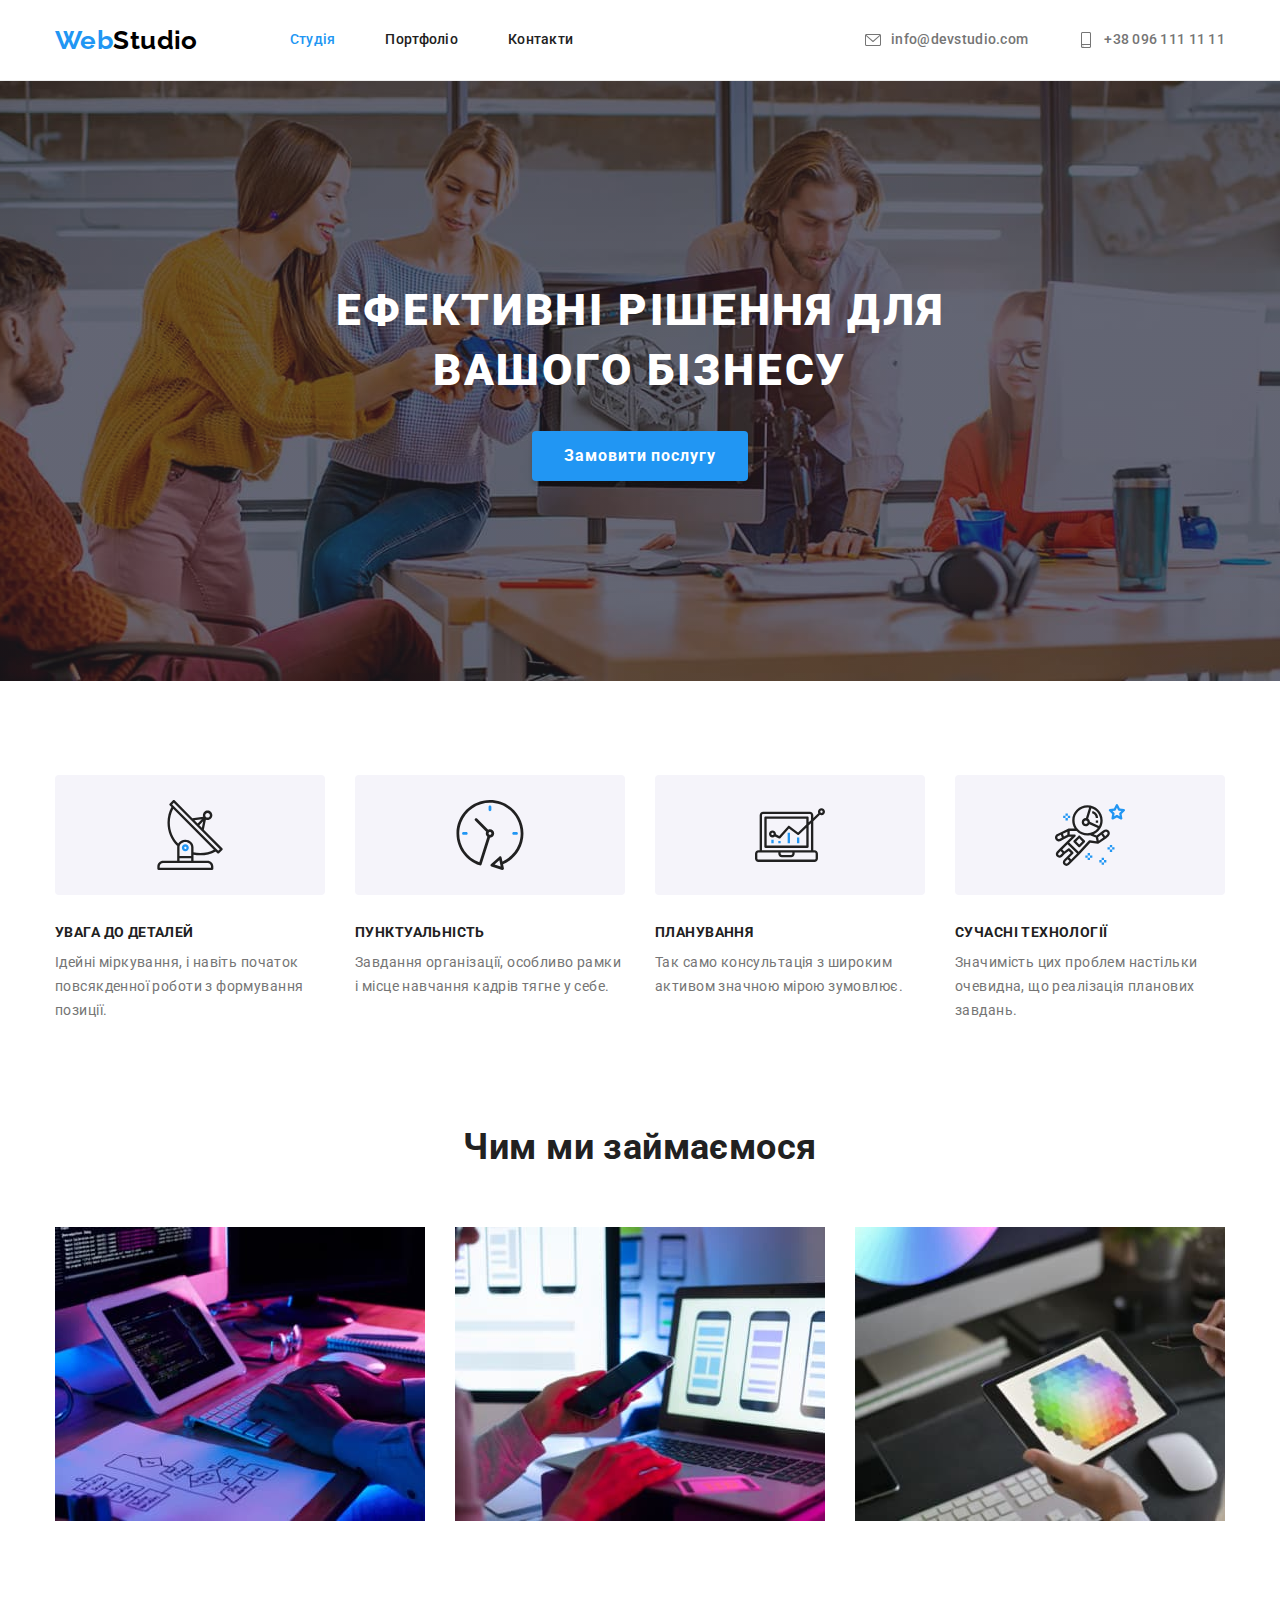
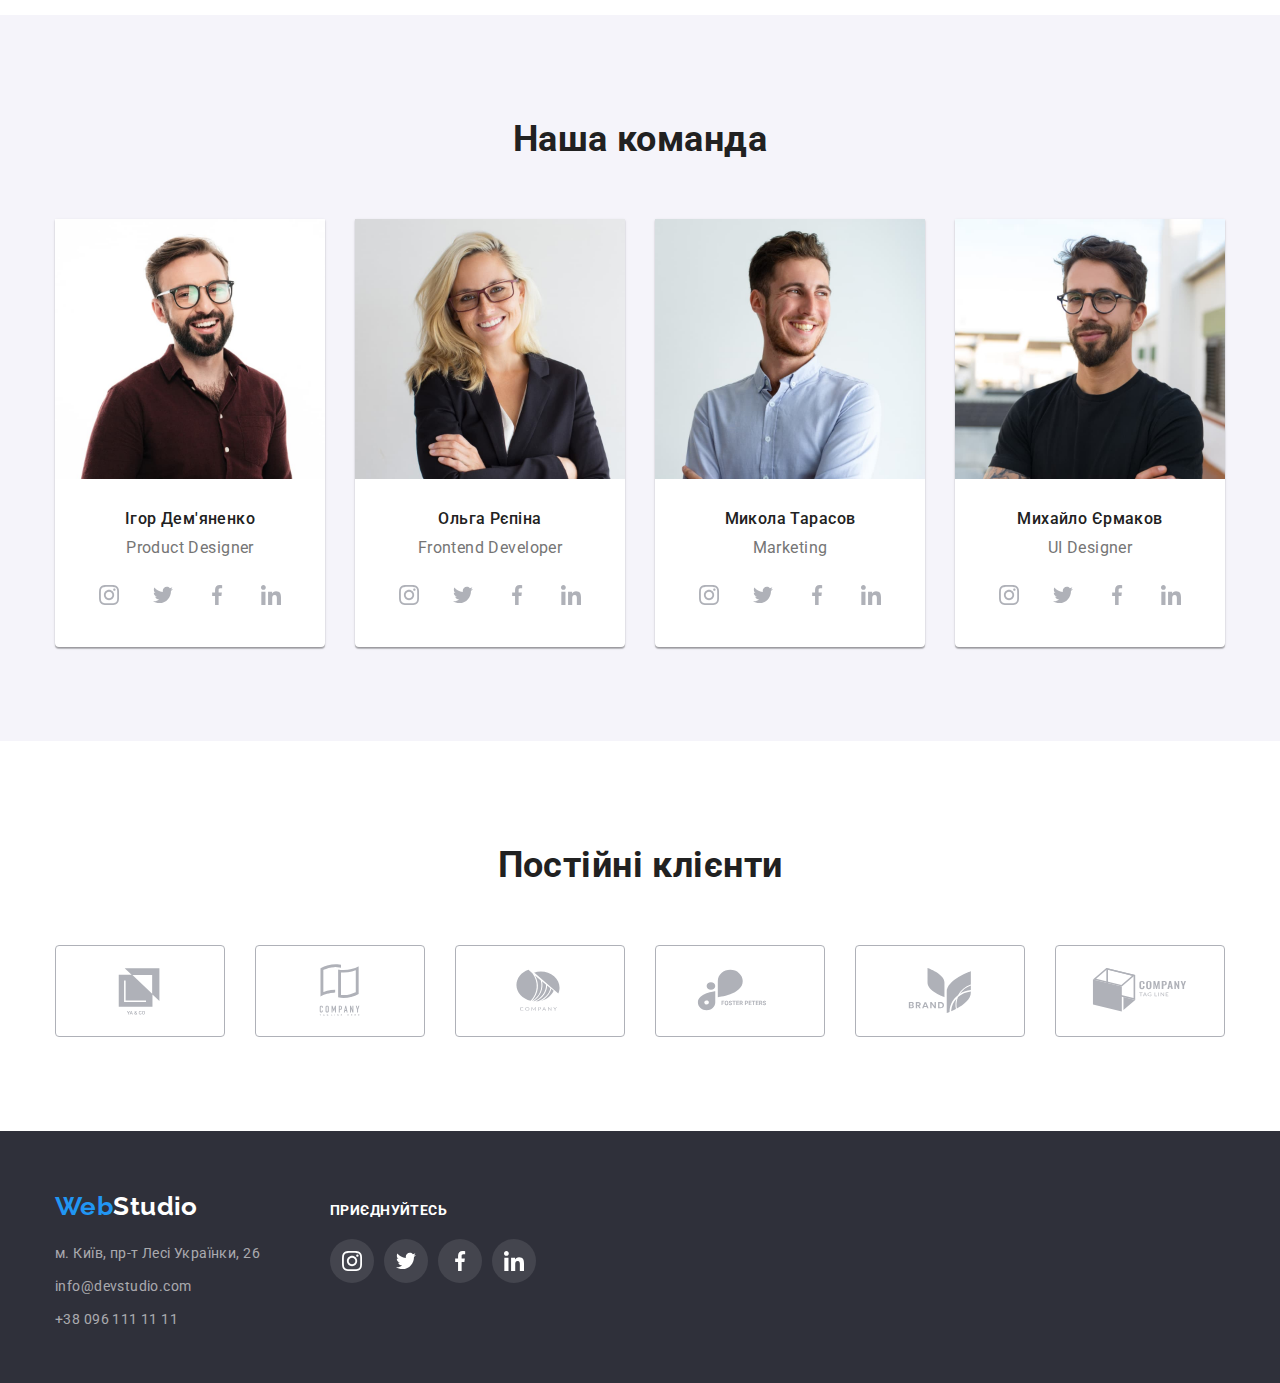
<file: index.html>
<!DOCTYPE html>
<html lang="uk">
    <head>
        <meta charset="UTF-8" />
        <meta http-equiv="X-UA-Compatible" content="IE=edge" />
        <meta name="viewport" content="width=device-width, initial-scale=1.0" />
        <title>Студія</title>
        <link 
            href="https://fonts.googleapis.com/css2?family=Raleway:wght@700&family=Roboto:wght@400;500;700;900&display=swap"
            rel="stylesheet" 
        />
        <link 
            rel="stylesheet" href="https://cdnjs.cloudflare.com/ajax/libs/modern-normalize/1.0.0/modern-normalize.min.css" 
        />
        <link rel="stylesheet" href="./css/styles.css" />
    </head>
    <body>
        <!-- Шапка сторінки -->
        <header class="header">
        <div class="container nav-header">
            <nav class="link-nav">
                <a class="logo" href="./index.html"><span class="accent">Web</span>Studio</a>
                <ul class="nav">
                    <li class="items"><a href="./index.html" class="link current">Студія</a> </li>
                    <li class="items"><a href="./portfolio.html" class="link">Портфоліо</a> </li>
                    <li class="items"><a href="" class="link">Контакти</a> </li>
                </ul>
            </nav>
            <ul class="nav-contact">                
                <li class="items">                    
                    <a href="mailto:info@devstudio.com">
                        <svg class="svg-envelope">
                            <use href="./images/icons.svg#envelope">
                            </use>
                        </svg>
                        info@devstudio.com
                    </a>
                </li>               
                <li class="items">
                    <a href="tel:+380961111111">
                        <svg class="svg-smartphone">
                            <use href="./images/icons.svg#smartphone">
                            </use>
                        </svg>
                        +38 096 111 11 11
                    </a>
                </li>
            </ul>
        </div>
        </header>
        <!-- Головний розділ-->
        <main>
            <!-- Основний -->            
            <section class="main">
                <!-- <div class="container"> -->
                    <h1 class="main-title">Ефективні рішення для<br>вашого бізнесу</h1>
                    <button class="main-button" type="button">Замовити послугу</button>
                <!-- </div>                 -->
            </section>            
            <!-- Особливості -->
            <section class="peculiarity">
                <div class="container">
                    <h2 class="peculiarity title visually-hidden">Особливості</h2>
                    <ul class="peculiarity-list">
                        <li class="items"> 
                            <div class="svg">
                                <svg width="70" height="70" class="antenna">
                                    <use href="./images/icons.svg#antenna">
                                    </use>
                                </svg>
                            </div>
                            <h3 class="peculiarity-title">УВАГА ДО ДЕТАЛЕЙ</h3>
                            <p>
                                Ідейні міркування, і навіть початок повсякденної роботи з формування позиції.
                            </p>
                        </li>
                        <li class="items">
                            <div class="svg">
                                <svg width="70" height="70" class="clock">
                                    <use href="./images/icons.svg#clock">
                                    </use>
                                </svg>
                            </div>
                            <h3 class="peculiarity-title">ПУНКТУАЛЬНІСТЬ</h3>
                            <p>
                                Завдання організації, особливо рамки і місце навчання кадрів тягне у себе.
                            </p>
                        </li>
                        <li class="items">
                            <div class="svg">
                                <svg width="70" height="70" class="diagram">
                                    <use href="./images/icons.svg#diagram">
                                    </use>
                                </svg>
                            </div>
                            <h3 class="peculiarity-title">ПЛАНУВАННЯ</h3>
                            <p>
                                Так само консультація з широким активом значною мірою зумовлює.
                            </p>
                        </li>
                        <li class="items">
                            <div class="svg">
                                <svg width="70" height="70" class="astronaut">
                                    <use href="./images/icons.svg#astronaut">
                                    </use>
                                </svg>
                            </div>
                            <h3 class="peculiarity-title">СУЧАСНІ ТЕХНОЛОГІЇ</h3>
                            <p>
                                Значимість цих проблем настільки очевидна, що реалізація планових завдань.
                            </p>
                        </li>
                    </ul>
                </div>
            </section>
            <!-- Чим ми займаємося -->
            <section class="case">
                <!-- <div class="container"> -->
                    <h2 class="case-title">Чим ми займаємося</h2>
                    <div class="container">
                    <ul class="case-list">
                        <li class="items">
                            <img src="./images/box1.jpg" alt="Чим ми займаємося рис 1" width="370" />
                        </li>
                        <li class="items">
                            <img src="./images/box2.jpg" alt="Чим ми займаємося рис 2" width="370" />
                        </li>
                        <li class="items">
                            <img src="./images/box3.jpg" alt="Чим ми займаємося рис 3" width="370" />
                        </li>
                    </ul>
                </div>
            </section>
            <!-- Наша команда -->
            <section class="team">
                <!-- <div class="container"> -->
                    <h2 class="team-title">Наша команда</h2>
                    <div class="container">
                    <ul class="team-list">
                        <li class="items">
                            <img src="./images/igordemyanenko.jpg" alt="Ігор Дем'яненко фото" width="270" />
                            <h3 class="time-name">Ігор Дем'яненко</h3>
                            <p>Product Designer</p>
                            <ul class="time-social list">
                                <li class="item">
                                    <a href="" class="social-items">
                                        <svg class="icon-logo">
                                            <use href="./images/icons.svg#instagram"></use>
                                        </svg>
                                    </a>
                                </li>
                                <li class="item">
                                    <a href="" class="social-items">
                                        <svg class="icon-logo">
                                            <use href="./images/icons.svg#twitter"></use>
                                        </svg>
                                    </a>
                                </li>
                                <li class="item">
                                    <a href="" class="social-items">
                                        <svg class="icon-logo">
                                            <use href="./images/icons.svg#facebook"></use>
                                        </svg>
                                    </a>
                                </li>
                                <li class="item">
                                    <a href="" class="social-items">
                                        <svg class="icon-logo">
                                            <use href="./images/icons.svg#linkedin"></use>
                                        </svg>
                                    </a>
                                </li>
                            </ul>
                        </li>                            
                        
                        <li class="items">
                            <img src="./images/olgarepina.jpg" alt="Ольга Рєпіна фото" width="270" />
                            <h3 class="time-name">Ольга Рєпіна</h3>
                            <p>Frontend Developer</p>
                            <ul class="time-social list">
                                <li class="item">
                                    <a href="" class="social-items">
                                        <svg class="icon-logo">
                                            <use href="./images/icons.svg#instagram"></use>
                                        </svg>
                                    </a>
                                </li>
                                <li class="item">
                                    <a href="" class="social-items">
                                        <svg class="icon-logo">
                                            <use href="./images/icons.svg#twitter"></use>
                                        </svg>
                                    </a>
                                </li>
                                <li class="item">
                                    <a href="" class="social-items">
                                        <svg class="icon-logo">
                                            <use href="./images/icons.svg#facebook"></use>
                                        </svg>
                                    </a>
                                </li>
                                <li class="item">
                                    <a href="" class="social-items">
                                        <svg class="icon-logo">
                                            <use href="./images/icons.svg#linkedin"></use>
                                        </svg>
                                    </a>
                                </li>
                            </ul>
                        </li>
                        <li class="items">
                            <img src="./images/nikolaytarasov.jpg" alt="Микола Тарасов фото" width="270" />
                            <h3 class="time-name">Микола Тарасов</h3>
                            <p>Marketing</p>
                            <ul class="time-social list">
                                <li class="item">
                                    <a href="" class="social-items">
                                        <svg class="icon-logo">
                                            <use href="./images/icons.svg#instagram"></use>
                                        </svg>
                                    </a>
                                </li>
                                <li class="item">
                                    <a href="" class="social-items">
                                        <svg class="icon-logo">
                                            <use href="./images/icons.svg#twitter"></use>
                                        </svg>
                                    </a>
                                </li>
                                <li class="item">
                                    <a href="" class="social-items">
                                        <svg class="icon-logo">
                                            <use href="./images/icons.svg#facebook"></use>
                                        </svg>
                                    </a>
                                </li>
                                <li class="item">
                                    <a href="" class="social-items">
                                        <svg class="icon-logo">
                                            <use href="./images/icons.svg#linkedin"></use>
                                        </svg>
                                    </a>
                                </li>
                            </ul>
                        </li>
                        <li class="items">
                            <img src="./images/mikhailermakov.jpg" alt="Михайло Єрмаков фото" width="270" />
                            <h3 class="time-name">Михайло Єрмаков</h3>
                            <p>UI Designer</p>
                            <ul class="time-social list">
                                <li class="item">
                                    <a href="" class="social-items">
                                        <svg class="icon-logo">
                                            <use href="./images/icons.svg#instagram"></use>
                                        </svg>
                                    </a>
                                </li>
                                <li class="item">
                                    <a href="" class="social-items">
                                        <svg class="icon-logo">
                                            <use href="./images/icons.svg#twitter"></use>
                                        </svg>
                                    </a>
                                </li>
                                <li class="item">
                                    <a href="" class="social-items">
                                        <svg class="icon-logo">
                                            <use href="./images/icons.svg#facebook"></use>
                                        </svg>
                                    </a>
                                </li>
                                <li class="item">
                                    <a href="" class="social-items">
                                        <svg class="icon-logo">
                                            <use href="./images/icons.svg#linkedin"></use>
                                        </svg>
                                    </a>
                                </li>
                            </ul>
                        </li>
                    </ul>
                </div>
            </section>
            <!--Постійні клієнти-->
            <section class="clients">
                <div class="container">
                    <h2 class="clients-title">Постійні клієнти</h2>
                    <ul class="clients-list">
                        <li class="items">
                            <a href="#" class="svg-clients">
                                <svg class="client">
                                    <use href="./images/icons.svg#client-1">
                                    </use>
                                </svg>
                            </a>
                        </li>
                        <li class="items">
                            <a href="#" class="svg-clients">
                                <svg class="client">
                                    <use href="./images/icons.svg#client-2">
                                    </use>
                                </svg>
                            </a>
                        </li>
                        <li class="items">
                            <a href="#" class="svg-clients">
                                <svg class="client">
                                    <use href="./images/icons.svg#client-3">
                                    </use>
                                </svg>
                            </a>
                        </li>
                        <li class="items">
                            <a href="#" class="svg-clients">
                                <svg class="client">
                                    <use href="./images/icons.svg#client-4">
                                    </use>
                                </svg>
                            </a>
                        </li>
                        <li class="items">
                            <a href="#" class="svg-clients">
                                <svg class="client">
                                    <use href="./images/icons.svg#client-5">
                                    </use>
                                </svg>
                            </a>
                        </li>
                        <li class="items">
                            <a href="#" class="svg-clients">
                                <svg class="client">
                                    <use href="./images/icons.svg#client-6">
                                    </use>
                                </svg>
                            </a>
                        </li>
                    </ul>
                </div>                
            </section>
        </main>    
        <!-- Підвал сторінки -->
        <footer class="footer">
            <section class="container add">
                <div class="address">
                    <a class="footer-logo" href="./index.html"><span class="accent">Web</span>Studio</a>
                    <address>
                    <ul class="footer-list">
                        <li class="items">
                            <a class="footer-address" href="https://goo.gl/maps/Uxr8CPiGGKussVzf7" target="_blank"
                                rel="noopener noreferrer">
                                м. Київ, пр-т Лесі Українки, 26
                            </a>
                        </li>
                        <li class="items">
                            <a class="footer-contact" href="mailto:info@devstudio.com">info@devstudio.com</a>
                        </li>
                        <li class="items">
                            <a class="footer-contact" href="tel:+380961111111">+38 096 111 11 11</a>
                        </li>
                    </ul>
                    </address>
                </div>
                <!-- Social -->
                <div class="social">
                    <p class="social-title">Приєднуйтесь</p>                
                    <ul class="footer-social list">
                        <li class="item">
                            <a href="" class="link www">
                                <svg class="icon-logo">
                                    <use href="./images/icons.svg#instagram"></use>
                                </svg>
                            </a>
                        </li>
                        <li class="item">
                            <a href="" class="link www">
                                <svg class="icon-logo">
                                    <use href="./images/icons.svg#twitter"></use>
                                </svg>
                            </a>
                        </li>
                        <li class="item">
                            <a href="" class="link www">
                                <svg class="icon-logo">
                                    <use href="./images/icons.svg#facebook"></use>
                                </svg>
                            </a>
                        </li>
                        <li class="item">
                            <a href="" class="link www">
                                <svg class="icon-logo">
                                    <use href="./images/icons.svg#linkedin"></use>
                                </svg>
                            </a>
                        </li>
                    </ul>
                </div>
            </section>
        </footer>
    </body>
</html>
</file>
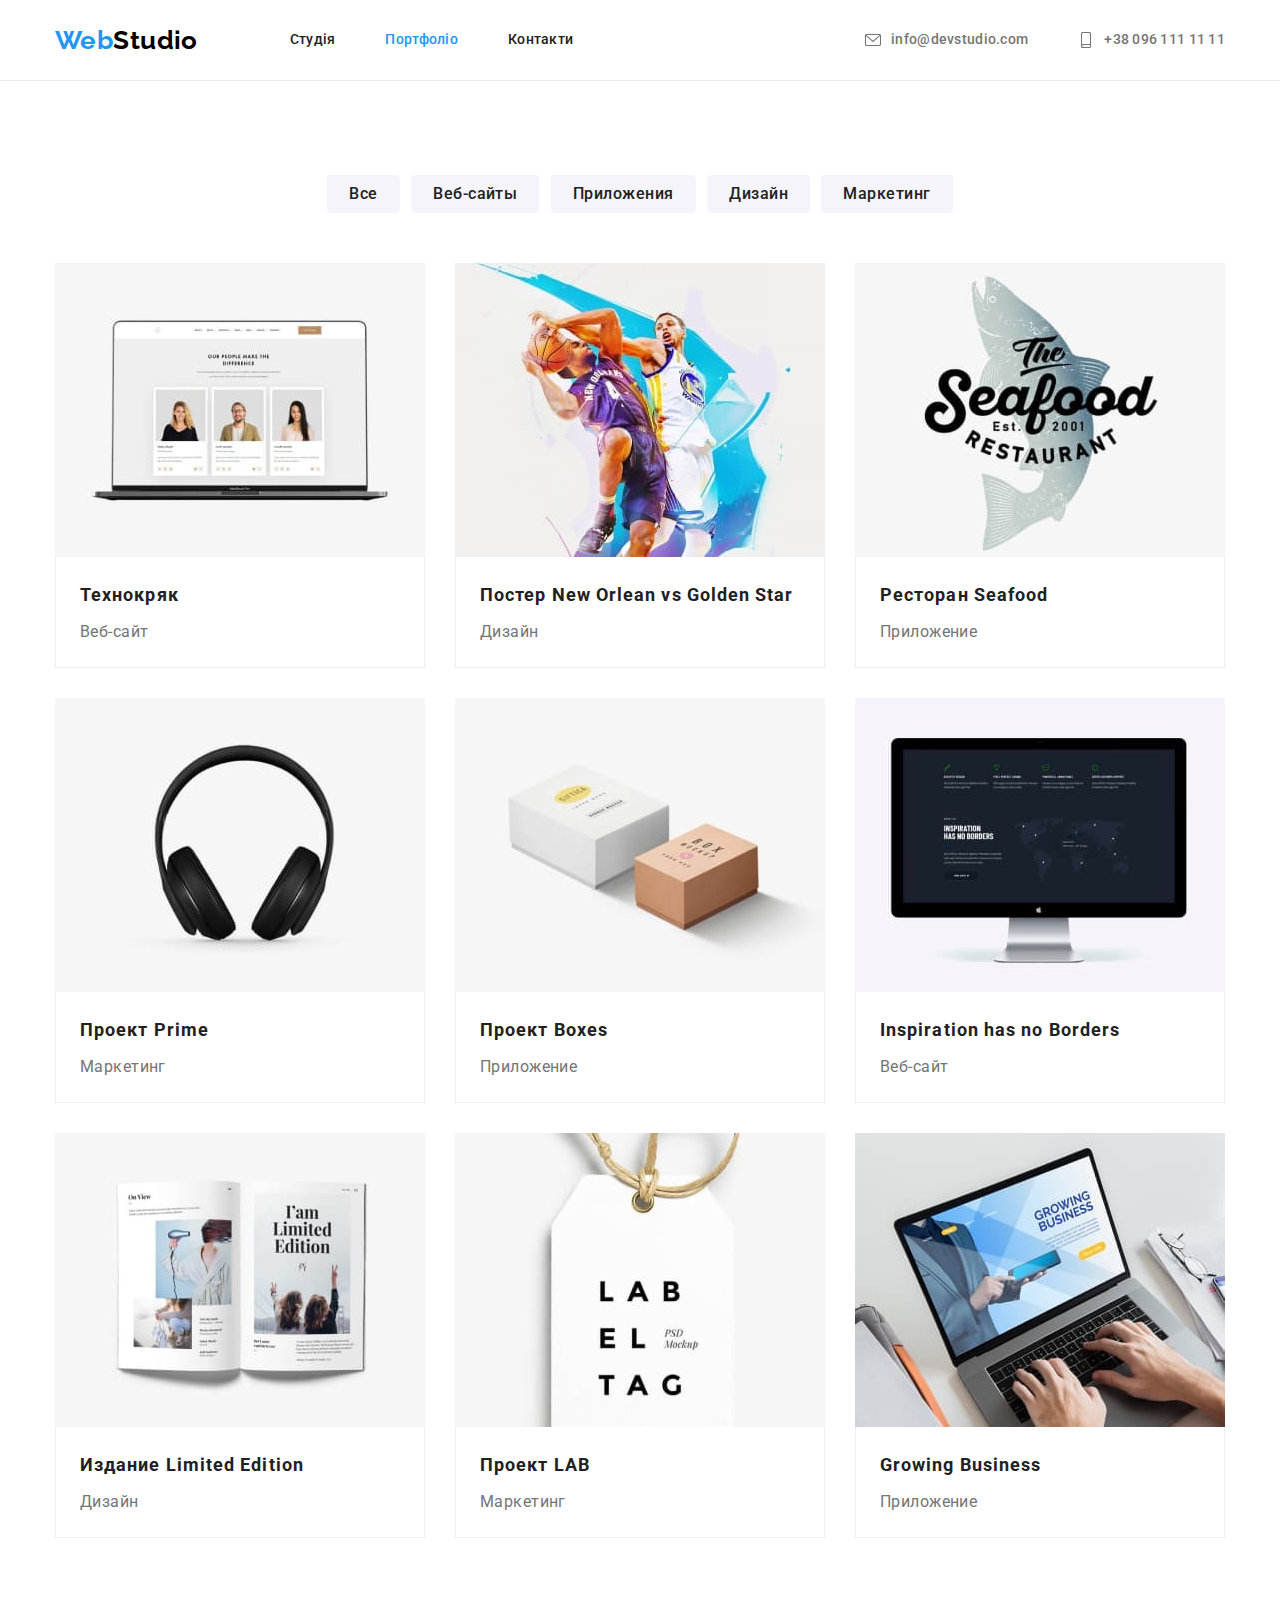
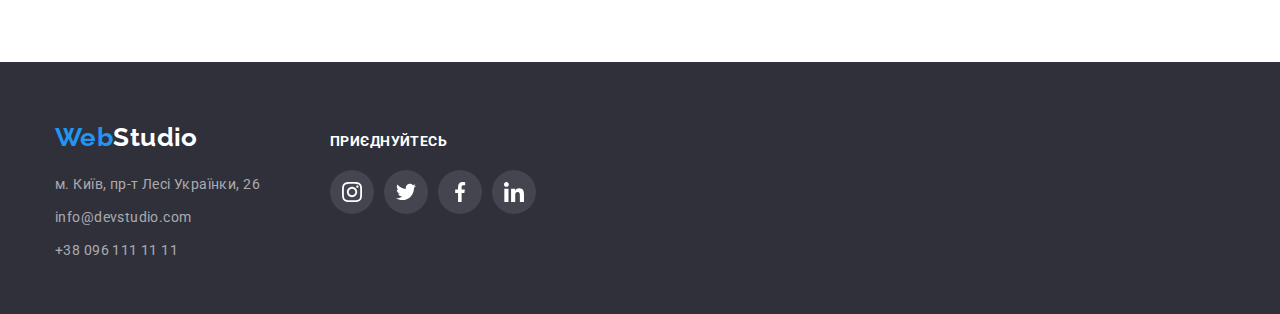
<file: portfolio.html>
<!DOCTYPE html>
<html lang="uk">

<head>
    <meta charset="UTF-8" />
    <meta http-equiv="X-UA-Compatible" content="IE=edge" />
    <meta name="viewport" content="width=device-width, initial-scale=1.0" />
    <title>Портфоліо</title>
    <link 
        href="https://fonts.googleapis.com/css2?family=Raleway:wght@700&family=Roboto:wght@400;500;700;900&display=swap"
        rel="stylesheet" 
    />
    <link 
        rel="stylesheet" href="https://cdnjs.cloudflare.com/ajax/libs/modern-normalize/1.0.0/modern-normalize.min.css" 
    />
    <link rel="stylesheet" href="./css/styles.css" />
</head>
<body>
    <!-- Шапка сторінки -->
    <header class="header">
        <div class="container nav-header">
            <nav class="link-nav">
                <a class="logo" href="./index.html"><span class="accent">Web</span>Studio</a>
                <ul class="nav">
                    <li class="items"><a href="./index.html" class="link">Студія</a> </li>
                    <li class="items"><a href="./portfolio.html" class="link current">Портфоліо</a> </li>
                    <li class="items"><a href="" class="link">Контакти</a> </li>
                </ul>
            </nav>
            <ul class="nav-contact">
                <li class="items">
                    <a href="mailto:info@devstudio.com">
                        <svg class="svg-envelope">
                            <use href="./images/icons.svg#envelope">
                            </use>
                        </svg>
                        info@devstudio.com
                    </a>
                </li>
                <li class="items">
                    <a href="tel:+380961111111">
                        <svg class="svg-smartphone">
                            <use href="./images/icons.svg#smartphone">
                            </use>
                        </svg>
                        +38 096 111 11 11
                    </a>
                </li>
            </ul>
        </div>
    </header>
    <!-- Головний розділ-->
    <main class="portfolio">        
        <!-- <section class="filter-section">             -->
            <h1 class="title-filter visually-hidden">Портфоліо</h1>
            <!-- Фільтри -->
        <section class="filter-section">
            <div class="filter">
                <button class="filter-all filtr" type="button">Все</button>
                <button class="filter-ws filtr" type="button">Веб-сайты</button>
                <button class="filter-p filtr" type="button">Приложения</button>
                <button class="filter-d filtr" type="button">Дизайн</button>
                <button class="filter-m filtr" type="button">Маркетинг</button>
            </div>            
            <!-- Проекти -->            
            <ul class="list">
                <li class="projects">
                    <a href="#" class="items">                        
                    <img src="./images/technokryak.jpg" alt="Технокряк" width="370" height="294" />
                    <div class="border">
                            <h3 class="projects-title">Технокряк</h3>
                            <p class="projects-subtitle">Веб-сайт</p>
                    </div>
                    </a>                        
                </li>
                <li class="projects">
                    <a href="#" class="items">
                    <img src="./images/gs.jpg" alt="Постер New Orlean vs Golden Star" width="370" height="294" />
                    <div class="border">
                            <h3 class="projects-title">Постер New Orlean vs Golden Star</h3>
                            <p class="projects-subtitle">Дизайн</p>
                    </div>                    
                    </a>    
                </li>
                <li class="projects">
                    <a href="#" class="items">
                    <img src="./images/seafood.jpg" alt="Ресторан Seafood" width="370" height="294" />
                    <div class="border">
                        <h3 class="projects-title">Ресторан Seafood</h3>
                        <p class="projects-subtitle">Приложение</p>
                    </div>
                    </a>
                </li>
                <li class="projects">
                    <a href="#" class="items">
                    <img src="./images/prime.jpg" alt="Проект Prime" width="370" height="294" />
                    <div class="border">
                        <h3 class="projects-title">Проект Prime</h3>
                        <p class="projects-subtitle">Маркетинг</p>
                    </div>
                    </a>
                </li>
                <li class="projects">
                    <a href="#" class="items">
                    <img src="./images/boxes.jpg" alt="Проект Boxes" width="370" height="294" />
                    <div class="border">
                        <h3 class="projects-title">Проект Boxes</h3>
                        <p class="projects-subtitle">Приложение</p>
                    </div>
                    </a>
                </li>
                <li class="projects">
                    <a href="#" class="items">
                    <img src="./images/inspiration.jpg" alt="Inspiration has no Borders" width="370" height="294" />
                    <div class="border">
                        <h3 class="projects-title">Inspiration has no Borders</h3>
                        <p class="projects-subtitle">Веб-сайт</p>
                    </div>
                    </a>
                </li>
                <li class="projects">
                    <a href="#" class="items">
                    <img src="./images/le.jpg" alt="Издание Limited Edition" width="370" height="294" />
                    <div class="border">
                        <h3 class="projects-title">Издание Limited Edition</h3>
                        <p class="projects-subtitle">Дизайн</p>
                    </div>
                    </a>
                </li>
                <li class="projects">
                    <a href="#" class="items">
                    <img src="./images/lab.jpg" alt="Проект LAB" width="370" height="294" />
                    <div class="border">
                        <h3 class="projects-title">Проект LAB</h3>
                        <p class="projects-subtitle">Маркетинг</p>
                    </div>
                    </a>
                </li>
                <li class="projects">
                    <a href="#" class="items">
                    <img src="./images/business.jpg" alt="Growing Business" width="370" height="294" />
                    <div class="border">
                        <h3 class="projects-title">Growing Business</h3>
                        <p class="projects-subtitle">Приложение</p>
                    </div>
                    </a>
                </li>
            </ul>            
        </section>
    </main>
    <!-- Підвал сторінки -->
    <footer class="footer">
        <section class="container add">
            <div class="address">
                <a class="footer-logo" href="./index.html"><span class="accent">Web</span>Studio</a>
                <address>
                    <ul class="footer-list">
                        <li class="items">
                            <a class="footer-address" href="https://goo.gl/maps/Uxr8CPiGGKussVzf7" target="_blank"
                                rel="noopener noreferrer">
                                м. Київ, пр-т Лесі Українки, 26
                            </a>
                        </li>
                        <li class="items">
                            <a class="footer-contact" href="mailto:info@devstudio.com">info@devstudio.com</a>
                        </li>
                        <li class="items">
                            <a class="footer-contact" href="tel:+380961111111">+38 096 111 11 11</a>
                        </li>
                    </ul>
                </address>
            </div>
            <!-- Social -->
            <div class="social">
                <p class="social-title">Приєднуйтесь</p>
                <ul class="footer-social list">
                    <li class="item">
                        <a href="" class="link www">
                            <svg class="icon-logo">
                                <use href="./images/icons.svg#instagram"></use>
                            </svg>
                        </a>
                    </li>
                    <li class="item">
                        <a href="" class="link www">
                            <svg class="icon-logo">
                                <use href="./images/icons.svg#twitter"></use>
                            </svg>
                        </a>
                    </li>
                    <li class="item">
                        <a href="" class="link www">
                            <svg class="icon-logo">
                                <use href="./images/icons.svg#facebook"></use>
                            </svg>
                        </a>
                    </li>
                    <li class="item">
                        <a href="" class="link www">
                            <svg class="icon-logo">
                                <use href="./images/icons.svg#linkedin"></use>
                            </svg>
                        </a>
                    </li>
                </ul>
            </div>
        </section>
    </footer>
</body>

</html>
</file>
<file: css/styles.css>
:root {
--primary-text-color: #212121;
--secondary-text-color: #000000;
--text-color: #757575;
--text-white: #FFFFFF;
--accent-color: #2196F3;

--primary-bg-color: #FFFFFF;
--secondary-bg-color: #2F303A;
--button-bg-color: #F5F4FA;
}

body {
    margin: 0;
    background-color: var(--primary-bg-color);
    color: var(--text-color);
    font-family: Roboto, sans-serif;    
    font-size: 14px;
    line-height: 1.71;
    letter-spacing: 0.03em
}

h1,
h2,
h3,
button,
p {
    padding: 0;
    margin: 0;
}

ul {
    list-style: none;
    padding: 0;
    margin: 0;
}

img {
    display: block;
    height: auto;
    max-width: 100%;
}


.title {
    color: var(--primary-text-color);
}

.visually-hidden {
    position: absolute;
    width: 1px;
    height: 1px;
    margin: -1px;
    border: 0;
    padding: 0;
    white-space: nowrap;
    clip-path: inset(100%);
    clip: rect(0 0 0 0);
    overflow: hidden;
}

.container {
    margin-left: auto;
    margin-right: auto;
    width: 1200px;    
    padding-left: 15px;
    padding-right: 15px;    
}

/* Шапка сторінки */
.header {
    border-bottom: 1px solid #ECECEC;
    max-width: 1600px;
    margin: 0 auto;
}

.nav-header {
    display: flex;
    align-items: center;    
}

.link-nav {
    display: flex;
    align-items: center;
}

.logo {
    color: var(--secondary-text-color);
    font-family: Raleway, sans-serif;
    font-weight: 700;
    font-size: 26px;
    line-height: 1.19;
    text-decoration: none;
    padding-top: 24px;
    padding-bottom: 24px; 
    margin-right: 92px;       
}
.accent {
    color: var(--accent-color);
}

.nav {
    display: flex;            
}

.link-nav .items:not(:last-child) {
    margin-right: 50px;
}

.link {
    display: block;
    color: var(--primary-text-color);
    font-weight: 500;    
    line-height: 1.14;
    letter-spacing: 0.02em;
    text-decoration: none;
    padding-top: 32px;
    padding-bottom: 32px;        
}
.svg-list:focus,
.svg-list:hover,
.link:hover, 
.nav-contact a:hover,
.link:focus,
.nav-contact a:focus {
    color: var(--accent-color);
}

.nav .link.current {
    color: var(--accent-color);
}

.nav-contact {
    display: flex;
    margin-left: auto;
    align-items: center;
    justify-content: center;    
}

.nav-contact .items+.items {
    margin-left: 50px;
}

.nav-contact a {
    display: flex;
    color: var(--text-color);
    font-weight: 500;
    letter-spacing: 0.02em;    
    line-height: 1.14;
    text-decoration: none;
    justify-content: center;
    align-items: center;
}
.svg-smartphone {
    height: 16px;
    width: 16px;        
    margin-right: 10px;
    fill: currentColor; 
    justify-content: center;
    align-items: center;
}

.svg-envelope {    
    height: 16px;
    width: 16px;
    margin-right: 10px;
    fill: currentColor; 
    align-items: center;
    justify-content: center;  
}



/* Головний розділ */

/* Основний */
.main {    
    background: linear-gradient(rgba(47, 48, 58, 0.4), rgba(47, 48, 58, 0.4)), url("../images/mainimg.jpg");
    background-repeat: no-repeat;
    background-color: var(--secondary-bg-color);
    background-size: cover;
    background-position: center;
    max-width: 1600px;
    min-height: 600px;    
    text-align: center;
    margin-left: auto;
    margin-right: auto;
    padding-top: 200px;
    padding-bottom: 200px;    
}

.main-title {
    color: var(--text-white);
    font-weight: 900;
    font-size: 44px;
    line-height: 1.36;    
    letter-spacing: 0.06em;
    text-transform: uppercase;    
    margin-bottom: 30px;    
}

.main-button {
    background: var(--accent-color);
    color: var(--text-white);
    box-shadow: 0px 4px 4px rgba(0, 0, 0, 0.15);
    border-radius: 4px;
    padding: 10px 32px;
    min-width: 216px;
    font-family: inherit;
    font-weight: 700;
    font-size: 16px;
    line-height: 1.88;
    letter-spacing: 0.06em;    
    cursor: pointer;   
    border: none;    
}

.main-button:focus,
.main-button:hover {
    background: #188CE8;
}



/* Особливості */

.peculiarity {
    padding-top: 94px;
    padding-bottom: 94px;
}

.peculiarity-list {
    display: flex;    
}


.peculiarity-list .svg {
    display: flex;
    align-items: center;
    justify-content: center;
    background-color: var(--button-bg-color);
    height: 120px;
    width: 270px;        
    border-radius: 4px;   
    margin-bottom: 30px;
}


.peculiarity-title {
    color: var(--primary-text-color);
    font-size: 14px;
    font-weight: 700;    
    line-height: 1.14;    
    text-transform: uppercase;    
    margin: 0;
    margin-bottom: 10px;
}

.peculiarity-list .items+.items {
    margin-left: 30px;
}

/* Чим ми займаємося */

.case {    
    padding-bottom: 94px;    
}

.case-list {
    display: flex;       
}

.case-list .items + .items {
    margin-left: 30px;
}

.case-title,
.team-title,
.clients-title {
    font-weight: 700;
    color: var(--primary-text-color);
    font-size: 36px;
    line-height: 1.67;
    text-align: center;
    margin: 0;
    margin-bottom: 50px;    
}

/* Наша команда  */

.team {
    background-color: var(--button-bg-color);
    max-width: 1600px;
    margin-left: auto;
    margin-right: auto;    
    padding-top: 94px;
    padding-bottom: 94px;           
}

.team-list {
    display: flex;    
}

.team-list img {
    margin-bottom: 30px;
}
.time-name {
    color: var(--primary-text-color);
    font-weight: 500;
    font-size: 16px;
    line-height: 1.19;
    text-align: center;
    margin: 0; 
    margin-bottom: 10px;   
}

.team-list .items {
    display: block;
    box-shadow: 0px 1px 3px rgba(0, 0, 0, 0.12), 0px 1px 1px rgba(0, 0, 0, 0.14), 0px 2px 1px rgba(0, 0, 0, 0.2);
    border-radius: 0px 0px 4px 4px;
    background-color: var(--primary-bg-color);
    

}

.team-list .items + .items {
    margin-left: 30px;
}

.team-list p {
    font-size: 16px;
    line-height: 1.19;
    text-align: center;
    margin: 0;
    margin-bottom: 16px;  
}

/* Time-social */

.time-social { 
    display: flex;
    padding: 0;
    margin: 0;    
    margin-bottom: 30px;
    justify-content: center;    
}

.social-items {
    display: flex;
    width: 44px;
    height: 44px;
    margin: 0;        
    border-radius: 50%;
    align-items: center;
    justify-content: center;
    fill: #AFB1B8;
}

.icon-logo {
    display: block;
    height: 20px;
    width: 20px;    
    align-items: center;
    justify-content: center;        
} 

.time-social .item+.item {
    margin-left: 10px;
}

.social-items:focus,
.social-items:hover {
    fill: var(--primary-bg-color);
    background-color: var(--accent-color);    
}


/* Постійні клієнти */

.clients {
    padding-top: 94px;
    padding-bottom: 94px;
    /* fill: #AFB1B8 */
}

.clients-list {
    display: flex;       
    margin: 0;    
    align-items: center;
    justify-content: center;    
}

.svg-clients {
    display: flex;
    border: 1px solid #AFB1B8;
    width: 170px;
    height: 92px;
    border-radius: 4px;
    align-items: center;
    justify-content: center;    
    color: #AFB1B8;
}

.clients-list .items+.items {
    margin-left: 30px;    
}

.svg-clients:focus,
.svg-clients:hover {
    color: var(--accent-color);
    border: 1px solid var(--accent-color);
}

.client {
    width: 106px;
    height: 60px;
    fill: currentColor;
}

/* Підвал сторінки */

.footer {
    display: flex;
    justify-content:space-around;
    background-color: var(--secondary-bg-color);
    max-width: 1600px;
    height: 252px;
    margin-left: auto;
    margin-right: auto;
    padding-top: 60px;
    padding-bottom: 60px;    
}

.add {
    display: flex;    
    align-items: baseline;
}

/* Address */

.footer-logo {
    display: inline-block;
    color: var(--text-white);
    font-family: Raleway, sans-serif;
    font-weight: 700;
    font-size: 26px;
    line-height: 1.19;
    text-decoration: none;    
    margin-bottom: 20px;
}

.footer-address,
.footer-contact {
    display: flex;
    color: rgba(255, 255, 255, 0.6);
    font-style: normal;
    text-decoration: none;       
}

.footer-address:hover,
.footer-contact:hover,
.footer-address:focus,
.footer-contact:focus {
    color: var(--text-white);
}

.footer-contact {
    display: block;    
}

.footer-list .items + .items {
    margin-top: 9px;
}

/* Social */

.social {
    display: inline-flex;    
    flex-direction: column;
    align-items: flex-start;
    justify-content: center;     
    margin-left: 70px;    
}
.social-title {
    display: block;
    justify-content: start;
    font-weight: 700;
    color: var(--text-white);    
    line-height: 1.14;    
    text-transform: uppercase;
    margin: 0;
    margin-bottom: 20px;
}

.footer-social {
    display: flex;
    padding: 0;
    margin: 0;    
    justify-content: center;
}

.footer-social .item+.item {
    margin-left: 10px;
}

.www {    
    display: flex;
    background-color: rgba(255, 255, 255, 0.1);            
    fill: var(--primary-bg-color);
    background-size: 50%;    
    width: 44px;
    height: 44px;
    border-radius: 50%;
    padding: 0;
    justify-content: center;
    align-items: center;    
}

.www:focus,
.www:hover {    
    background-color: var(--accent-color);
}

/* Портфоліо */

.portfolio {
    padding-top: 94px;
    padding-bottom: 94px;
}

.filter-section {
    margin-left: auto;
    margin-right: auto;
    width: 1200px;    
    padding-left: 15px;
    padding-right: 15px;    
}
.filter {
    text-align: center;
    margin-bottom: 50px;
}

.filter button {
    border: none;
    background-color: var(--button-bg-color);
    color: var(--primary-text-color);
    font-family: inherit;
    font-weight: 500;
    font-size: 16px;
    line-height: 1.62;
    align-items: center;
    text-align: center;
    letter-spacing: 0.03em;
    border-radius: 4px;    
    padding: 6px 22px ;
    cursor: pointer;
}

.filter .filtr+.filtr {
    margin-left: 8px;
}

.filtr:hover,
.filtr:focus {
    background-color: var(--accent-color);
    color: var(--text-white);
    box-shadow: 0px 3px 1px rgba(0, 0, 0, 0.1), 0px 1px 2px rgba(0, 0, 0, 0.08), 0px 2px 2px rgba(0, 0, 0, 0.12);
}

.list {
    display: flex;
    flex-wrap: wrap;    
}    

.list .projects:not(:nth-child(3n)) {
    margin-right: 30px;    
}

.list .items {
    display: block;
    margin-bottom: 30px;
    text-decoration: none;    
}

.list .projects:nth-last-child(-n + 3) {
    margin-bottom: 0px;
}

.border {
    border: 1px solid #eeeeee;
    padding: 20px 24px;
    border-top: none;
}

.projects-title {
    color: var(--primary-text-color);
    font-weight: 700;
    font-size: 18px;
    line-height: 2.0;
    letter-spacing: 0.06em;    
    margin: 0;
    margin-bottom: 4px;
}

.projects-subtitle {
    color: var(--text-color);    
    font-size: 16px;
    line-height: 1.88;    
    margin: 0;    
}

.list .items:focus,
.list .items:hover {
    box-shadow: 1px 4px 6px rgb(0 0 0 / 16%), 0px 4px 4px rgb(0 0 0 / 6%), 0px 1px 1px rgb(0 0 0 / 12%);
}
</file>
